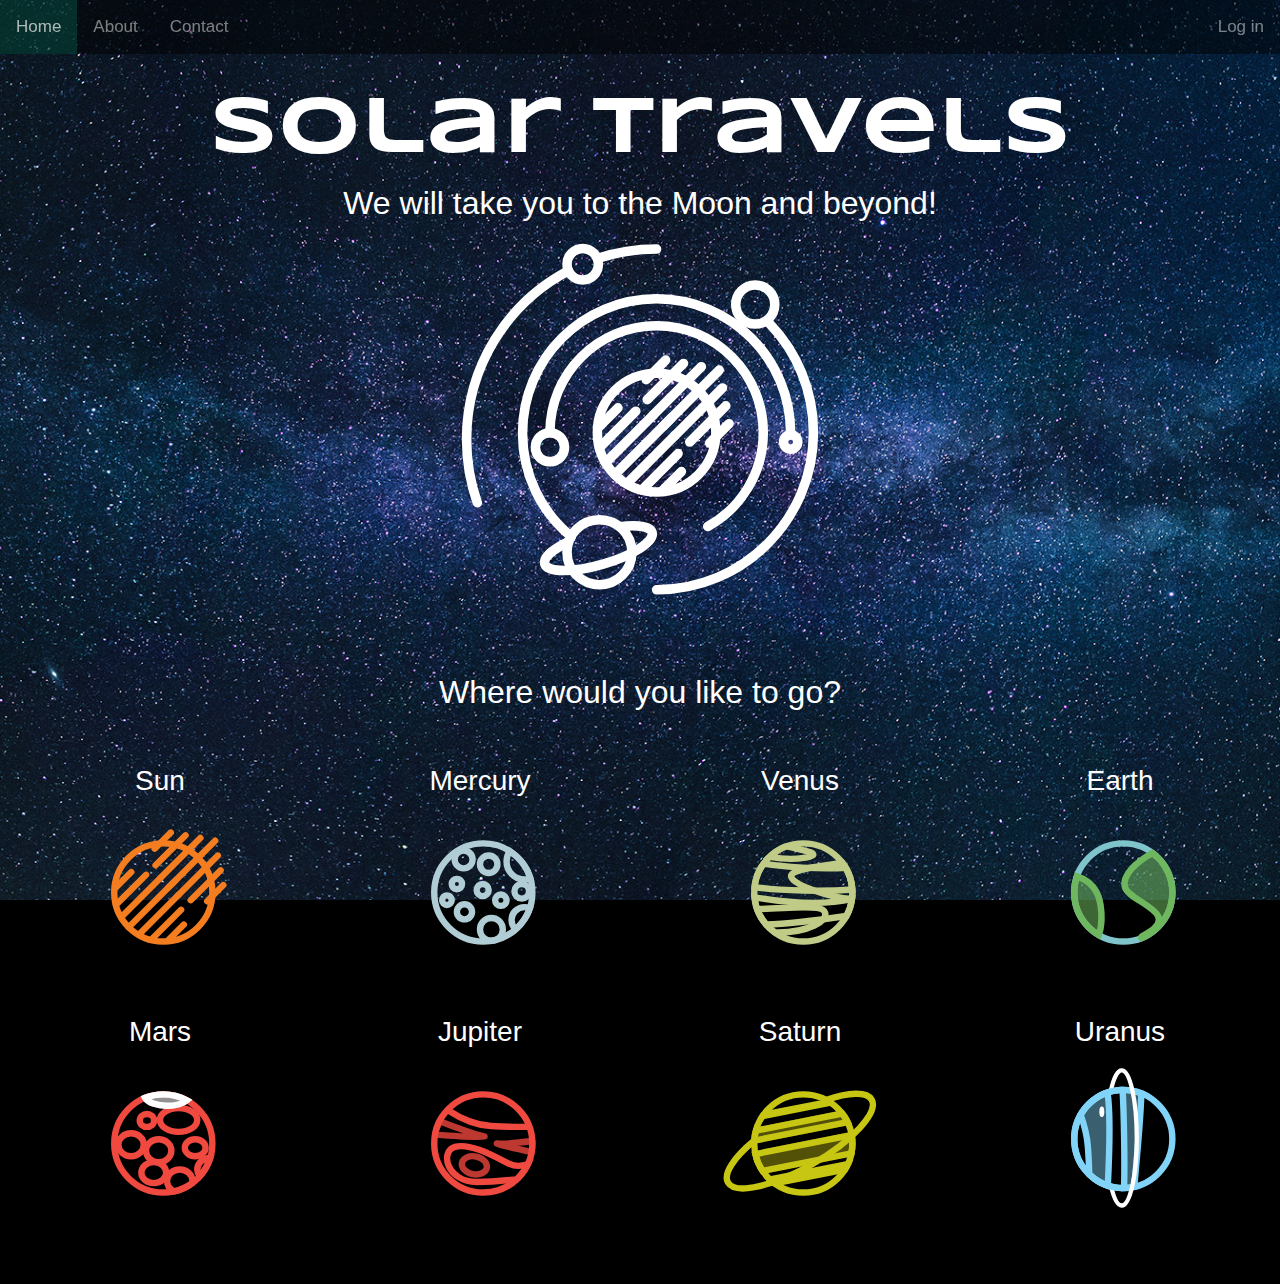
<file: index.html>
<!DOCTYPE html>

<html lang="en">

<head>
    <meta charset="utf-8">

    <meta name="viewport" content="width=device-width, initial-scale=1">
    <link rel="stylesheet" href="https://cdnjs.cloudflare.com/ajax/libs/font-awesome/4.7.0/css/font-awesome.min.css">

    <link rel="stylesheet" href="css/menu-1.css">
    <script src="script/code1.js"></script>
    <link rel="stylesheet" href="https://stackpath.bootstrapcdn.com/bootstrap/4.3.1/css/bootstrap.min.css" integrity="sha384-ggOyR0iXCbMQv3Xipma34MD+dH/1fQ784/j6cY/iJTQUOhcWr7x9JvoRxT2MZw1T" crossorigin="anonymous">

  <script src="https://ajax.googleapis.com/ajax/libs/jquery/3.3.1/jquery.min.js"></script>
  <script src="https://maxcdn.bootstrapcdn.com/bootstrap/3.4.0/js/bootstrap.min.js"></script>


  <link rel="stylesheet" href="css/styles.css">


    <title>Solar travels</title>
</head>


  <body>
    <div class="topnav" id="myTopnav">
  <a href="index.html" class="active">Home</a>
  <a href="about-us.html">About</a>
  <a href="contact.html">Contact</a>
  <a href="#login" id="right">Log in</a>
  <a href="javascript:void(0);" class="icon" onclick="myFunction()">
    &#9776;
  </a>
</div>


<div class="jumbotron1">
  <div class="container text-center">
    <h1 class="title">Solar Travels</h1>
    <h2 class="light">We will take you to the Moon and beyond!</h2>
    <img src="media/planets.svg" class="img-responsive logo" alt="our logo">
  </div>
</div>

<div class="container-fluid bg-3 text-center">
  <h2>Where would you like to go?</h2><br>
</div>

<br>


<div class="container-fluid bg-3 text-center">
  <div class="row">
    <div class="col-sm-3">
      <h3>Sun</h3>
      <a href="sun.html" target="_blank"><img src="media/sun.svg" class="img-responsive thumbnail" style="width:100%" alt="Sun">
      </a>
    </div>
    <div class="col-sm-3">
      <h3>Mercury</h3>
      <a href="mercury.html" target="_blank"><img src="media/mercury.svg" class="img-responsive thumbnail" style="width:100%" alt="Mercury">
      </a>
    </div>
    <div class="col-sm-3">
      <h3>Venus</h3>
      <a href="venus.html" target="_blank"><img src="media/venus.svg" class="img-responsive thumbnail" style="width:100%" alt="Venus">
      </a>
    </div>
    <div class="col-sm-3">
      <h3>Earth</h3>
      <a href="earth.html" target="_blank"><img src="media/earth.svg" class="img-responsive thumbnail" style="width:100%" alt="Earth">
      </a>
    </div>
  </div>
</div><br><br>


<div class="container-fluid bg-3 text-center">
  <div class="row">
    <div class="col-sm-3">
      <h3>Mars</h3>
      <a href="mars.html" target="_blank"><img src="media/mars.svg" class="img-responsive thumbnail" style="width:100%" alt="Image">
      </a>
    </div>
    <div class="col-sm-3">
      <h3>Jupiter</h3>
      <a href="jupiter.html" target="_blank"><img src="media/jupiter.svg" class="img-responsive thumbnail" style="width:100%" alt="Image">
      </a>
    </div>
    <div class="col-sm-3">
      <h3>Saturn</h3>
      <a href="saturn.html" target="_blank"><img src="media/saturn.svg" class="img-responsive thumbnail" style="width:100%" alt="Image">
      </a>
    </div>
    <div class="col-sm-3">
      <h3>Uranus</h3>
      <a href="uranus.html" target="_blank"><img src="media/uranus.svg" class="img-responsive thumbnail" style="width:100%" alt="Image">
      </a>
    </div>
  </div>
</div><br><br>





<footer class="container-fluid text-center">
  <p></p>
</footer>

</body>
</html>


  </body>
 </html>
</file>
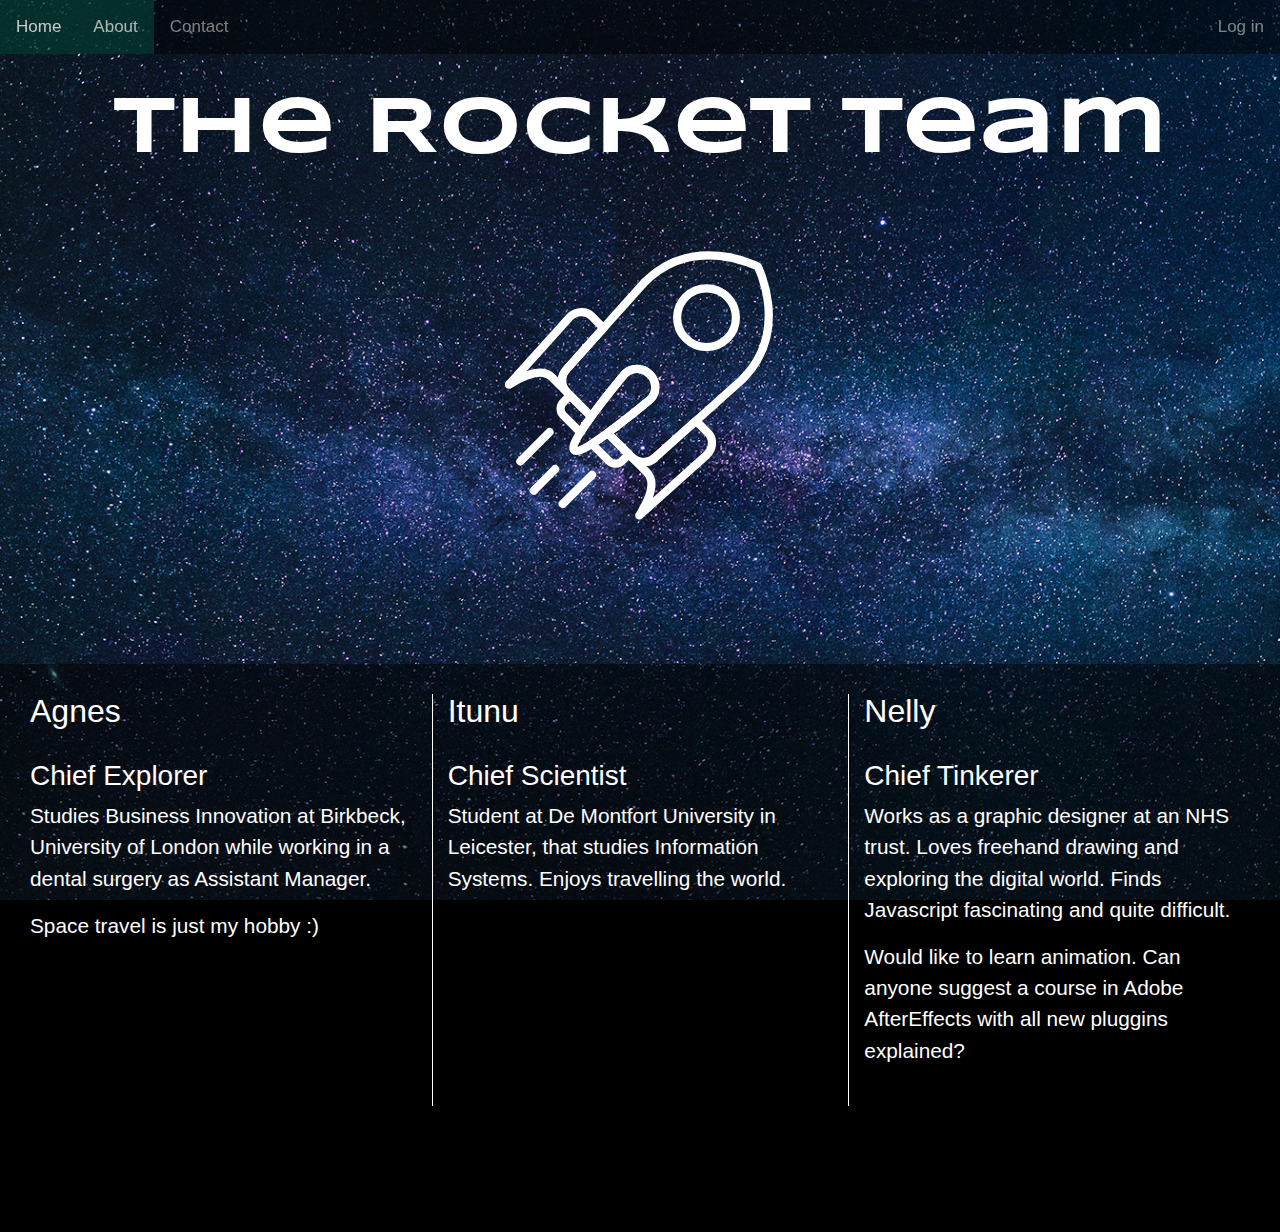
<file: about-us.html>
<!DOCTYPE html>

<html lang="en">

<head>
    <meta charset="utf-8">

    <meta name="viewport" content="width=device-width, initial-scale=1">
    <link rel="stylesheet" href="https://cdnjs.cloudflare.com/ajax/libs/font-awesome/4.7.0/css/font-awesome.min.css">

    <link rel="stylesheet" href="css/menu-1.css">
    <script src="script/code1.js"></script>
        <script src="script/calendar-code.js"></script>
    <link rel="stylesheet" href="https://stackpath.bootstrapcdn.com/bootstrap/4.3.1/css/bootstrap.min.css" integrity="sha384-ggOyR0iXCbMQv3Xipma34MD+dH/1fQ784/j6cY/iJTQUOhcWr7x9JvoRxT2MZw1T" crossorigin="anonymous">

  <script src="https://ajax.googleapis.com/ajax/libs/jquery/3.3.1/jquery.min.js"></script>
  <script src="https://maxcdn.bootstrapcdn.com/bootstrap/3.4.0/js/bootstrap.min.js"></script>


  <link rel="stylesheet" href="css/styles.css">


  <link rel="stylesheet" href="css/calendar.css">


    <title>The Rocket team</title>
</head>


  <body>

    <div class="topnav" id="myTopnav">
  <a href="index.html">Home</a>
  <a href="#about" class="active">About</a>
  <a href="contact.html">Contact</a>
  <a href="#login" id="right">Log in</a>
  <a href="javascript:void(0);" class="icon" onclick="myFunction()">
    &#9776;
  </a>
  </div>

<div class="jumbotron1">
  <div class="container text-center">
    <h1 class="title">The Rocket Team</h1>
    <h2 class="light"></h2>
    <a href="index.html"><img src="media/rocket1.svg" class="img-responsive logo" id="rocket"   alt="the rocket"></a>
  </div>
</div>


<br>


<div class="container-fluid bg-3 text-left darken">
  <div class="row">

    <div class="col-sm-4">
      <h2>Agnes</h2><br>
      <h3>Chief Explorer</h3>
      <p>Studies Business Innovation at Birkbeck, University of London while working in a dental surgery as Assistant Manager.</p>
      <P>Space travel is just my hobby :)</P>

      <br>



    </div>
    <div class="col-sm-4 defined">
      <h2 class="spaced">Itunu</h2><br>
      <h3>Chief Scientist</h3>
      <p>Student at De Montfort University in Leicester, that studies Information Systems. Enjoys travelling the world. </p>

    </div>



    <div class="col-sm-4 defined">
      <h2 class="spaced">Nelly</h2><br>
      <h3>Chief Tinkerer</h3>
      <p>Works as a graphic designer at an NHS trust.
        Loves freehand drawing and exploring the digital world. Finds Javascript fascinating and quite difficult.</p>
      <p>Would like to learn animation. Can anyone suggest a course in Adobe AfterEffects with all new pluggins explained?</p>

      <br>

<!-- code copied for the date selector-->

    </div>
  </div>
</div><br><br>


<br><br>





<footer class="container-fluid text-center">

</footer>

</body>
</html>


  </body>
 </html>
</file>
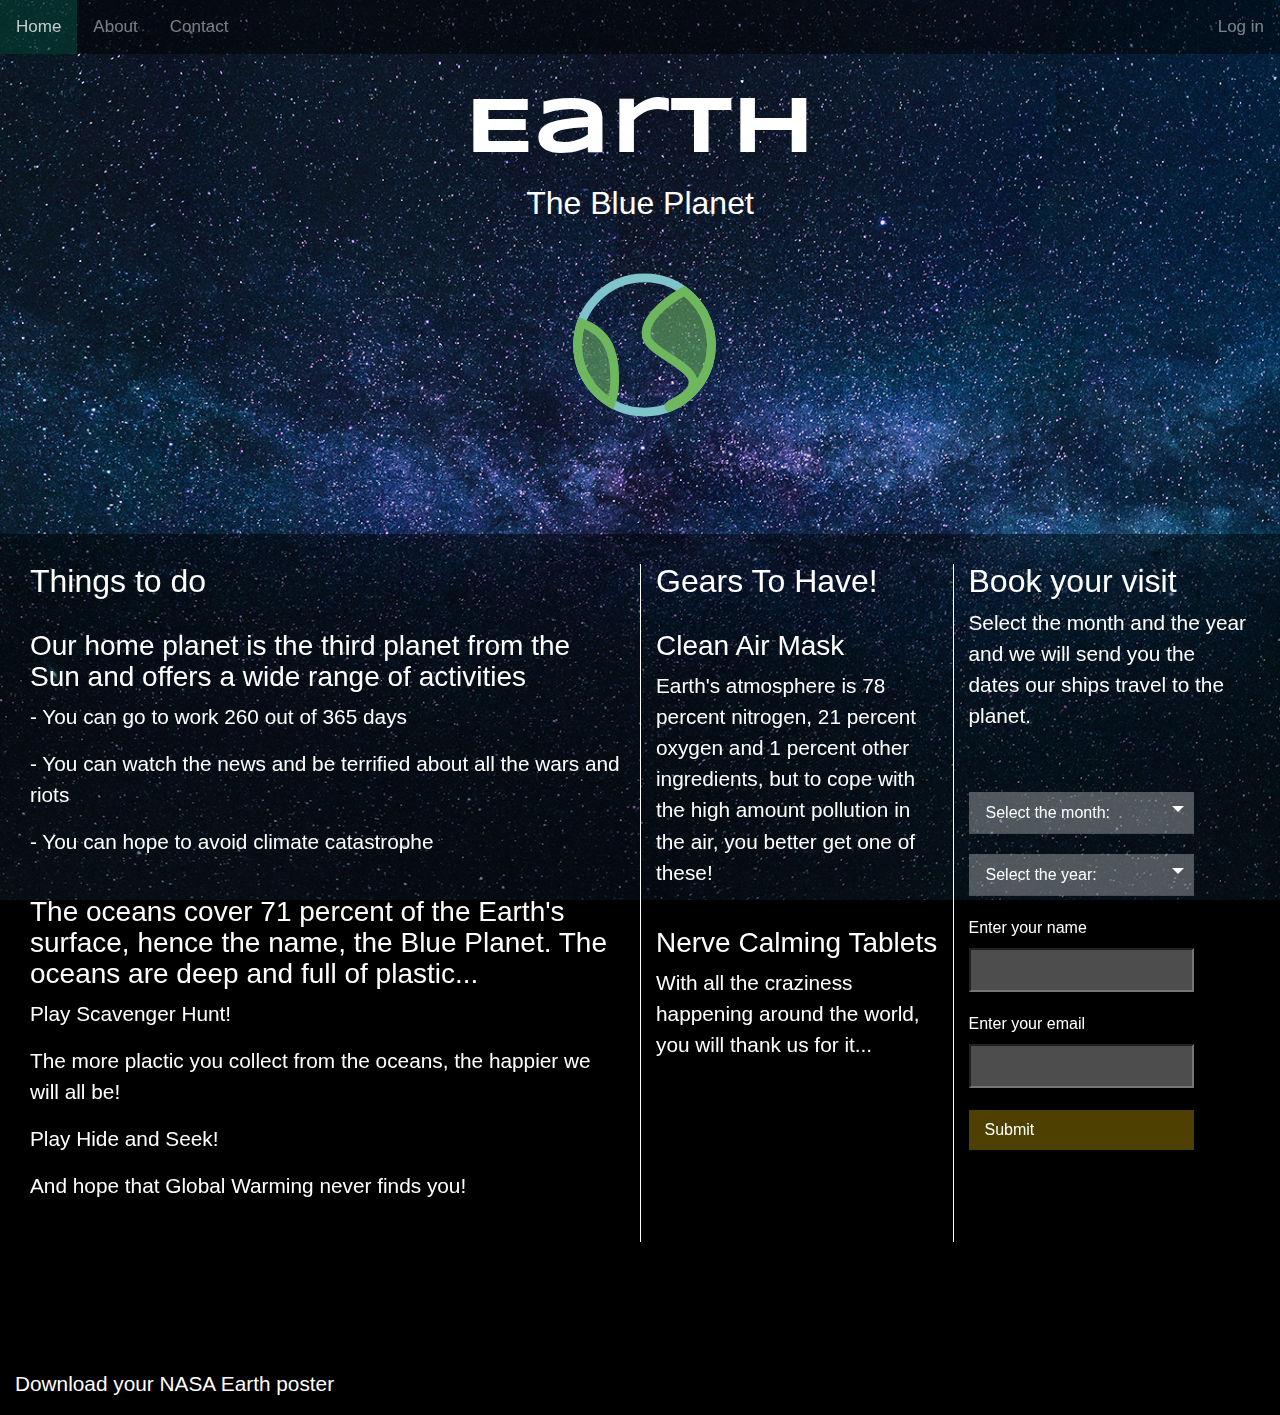
<file: earth.html>
<!DOCTYPE html>

<html lang="en">

<head>
    <meta charset="utf-8">

    <meta name="viewport" content="width=device-width, initial-scale=1">
    <link rel="stylesheet" href="https://cdnjs.cloudflare.com/ajax/libs/font-awesome/4.7.0/css/font-awesome.min.css">

    <link rel="stylesheet" href="css/menu-1.css">
    <script src="script/code1.js"></script>
        <script src="script/calendar-code.js"></script>
    <link rel="stylesheet" href="https://stackpath.bootstrapcdn.com/bootstrap/4.3.1/css/bootstrap.min.css" integrity="sha384-ggOyR0iXCbMQv3Xipma34MD+dH/1fQ784/j6cY/iJTQUOhcWr7x9JvoRxT2MZw1T" crossorigin="anonymous">

  <script src="https://ajax.googleapis.com/ajax/libs/jquery/3.3.1/jquery.min.js"></script>
  <script src="https://maxcdn.bootstrapcdn.com/bootstrap/3.4.0/js/bootstrap.min.js"></script>


  <link rel="stylesheet" href="css/styles.css">


  <link rel="stylesheet" href="css/calendar.css">


    <title>Earth</title>
</head>


  <body>
    <div class="topnav" id="myTopnav">
  <a href="index.html">Home</a>
  <a href="about-us.html">About</a>
  <a href="contact.html">Contact</a>
  <a href="#about" id="right">Log in</a>
  <a href="javascript:void(0);" class="icon" onclick="myFunction()">
    &#9776;
  </a>
</div>


<div class="jumbotron1">
  <div class="container text-center">
    <h1 class="title">Earth</h1>
    <h2 class="light">The Blue Planet</h2>
    <img src="media/earth.svg" class="img-responsive logo" alt="our logo">
  </div>
</div>


<br>

<div class="container-fluid bg-3 text-left darken">
  <div class="row">

    <div class="col-sm-6">
      <h2>Things to do</h2><br>
      <h3>Our home planet is the third planet from the Sun and offers a wide range of activities</h3>
      <p>- You can go to work 260 out of 365 days</p>
      <p>- You can watch the news and be terrified about all the wars and riots</p>
      <p>- You can hope to avoid climate catastrophe</p>
        <br>
        <h3>The oceans cover 71 percent of the Earth's surface, hence the name, the Blue Planet.
          The oceans are deep and full of plastic...</h3>
        <p>Play Scavenger Hunt!</p>
        <p>The more plactic you collect from the oceans, the happier we will all be!</p>
        <p>Play Hide and Seek!</p>
        <p>And hope that Global Warming never finds you!</p>
          <br>

    </div>
    <div class="col-sm-3 defined">
      <h2 class="spaced">Gears To Have!</h2><br>
      <h3>Clean Air Mask</h3>
      <p>Earth's atmosphere is 78 percent nitrogen, 21 percent oxygen and 1 percent other ingredients, but to cope with the high amount pollution in the air, you better get one of these!</p><br>
      <h3>Nerve Calming Tablets</h3>
      <p>With all the craziness happening around the world, you will thank us for it...</p>

    </div>
    <div class="col-sm-3 defined">
      <h2 class="spaced">Book your visit</h2>
      <p>Select the month and the year and we will send you
        the dates our ships travel to the planet.</p>
      <br>

<!-- code copied for the date selector-->

<form>
  <!-- Surround the select box within a "custom-select" DIV element.
  Remember to set the width: -->
  <div class="custom-date" >
    <select>
      <option value="0">Select the month:</option>
      <option value="1">January</option>
      <option value="2">February</option>
      <option value="3">March</option>
      <option value="4">April</option>
      <option value="5">May</option>
      <option value="6">June</option>
      <option value="7">July</option>
      <option value="8">August</option>
      <option value="9">September</option>
      <option value="10">October</option>
      <option value="11">November</option>
      <option value="12">December</option>
    </select>
  </div>


<div class="custom-date">
    <select>
      <option value="13">Select the year:</option>
      <option value="14">2019</option>
      <option value="15">2020</option>
      <option value="16">2021</option>
    </select>
  </div>

  <div class="person-details">
    <label for="fname" style="color: #fff;">Enter your name</label>
      <input type="text" id="fname" name="fname">
    <label for="lname" style="color: #fff;">Enter your email</label>
      <input type="text" id="lname" name="lname">
  </div>

  <div>
    <input type="submit" class="button" value="Submit">

    </div>



</form>





    </div>
  </div>
</div><br><br>


<br><br>





<footer class="container-fluid text-center">
  <a href="https://solarsystem.nasa.gov/resources/991/earth-poster-version-a/"><p>Download your NASA Earth poster</p></a>
</footer>

</body>
</html>


  </body>
 </html>
</file>
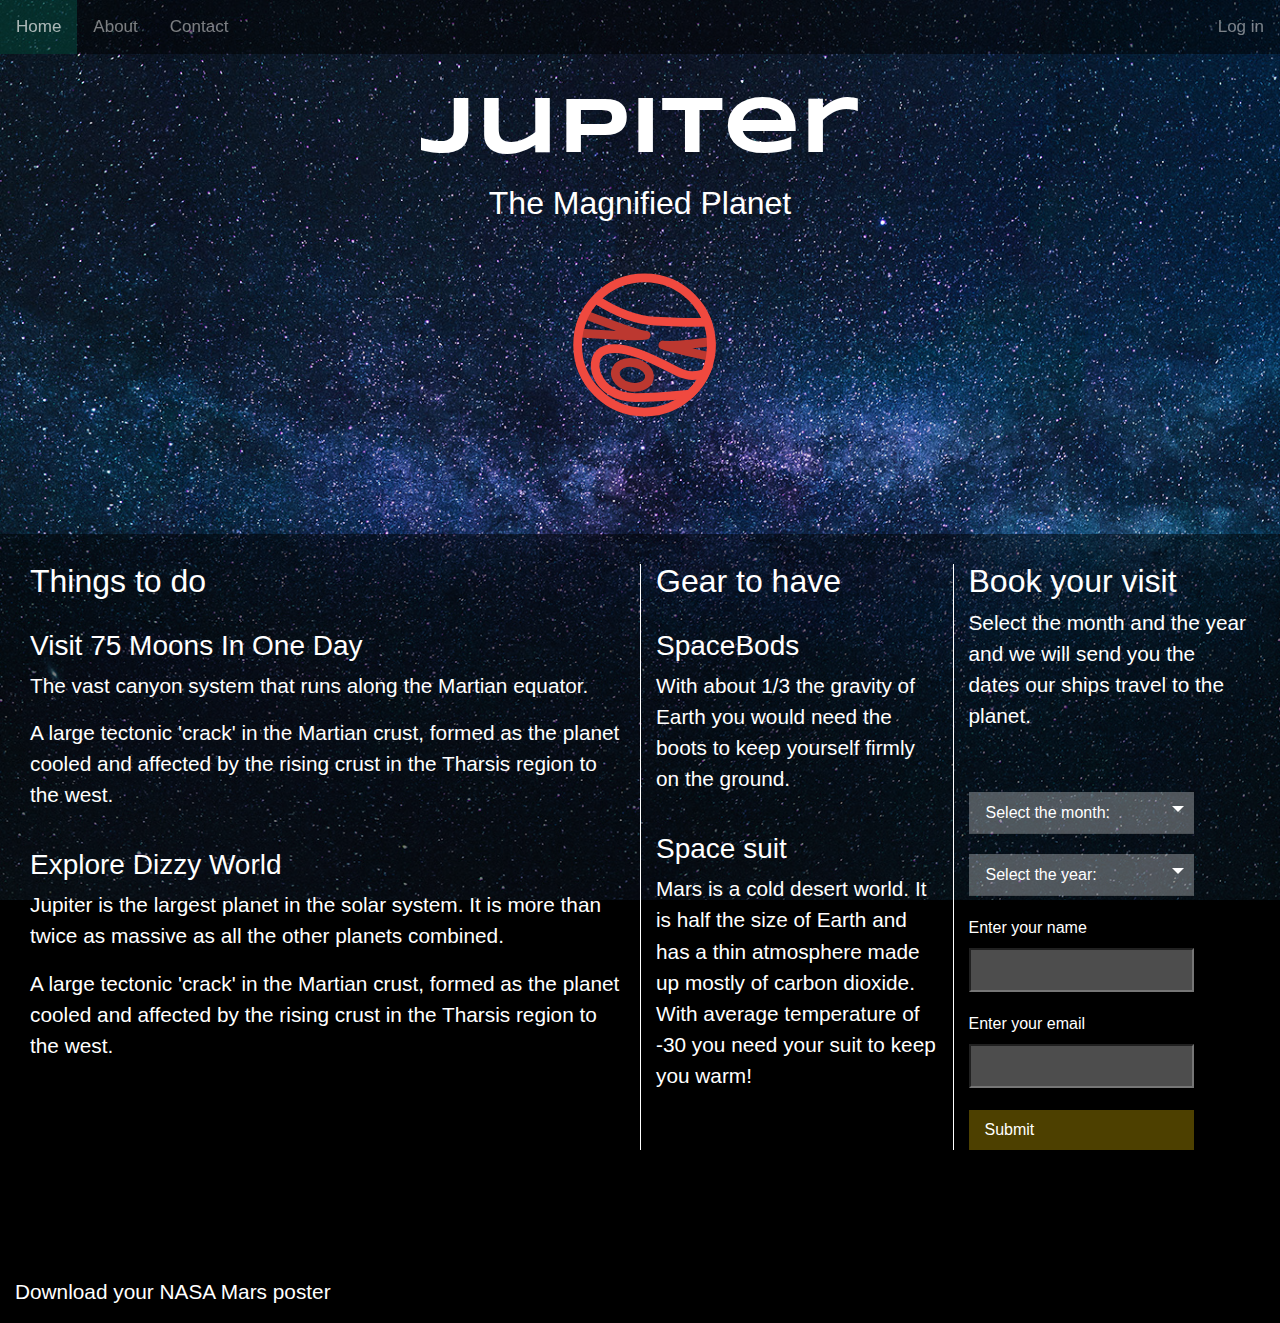
<file: jupiter.html>
<!DOCTYPE html>

<html lang="en">

<head>
    <meta charset="utf-8">

    <meta name="viewport" content="width=device-width, initial-scale=1">
    <link rel="stylesheet" href="https://cdnjs.cloudflare.com/ajax/libs/font-awesome/4.7.0/css/font-awesome.min.css">

    <link rel="stylesheet" href="css/menu-1.css">
    <script src="script/code1.js"></script>
        <script src="script/calendar-code.js"></script>
    <link rel="stylesheet" href="https://stackpath.bootstrapcdn.com/bootstrap/4.3.1/css/bootstrap.min.css" integrity="sha384-ggOyR0iXCbMQv3Xipma34MD+dH/1fQ784/j6cY/iJTQUOhcWr7x9JvoRxT2MZw1T" crossorigin="anonymous">

  <script src="https://ajax.googleapis.com/ajax/libs/jquery/3.3.1/jquery.min.js"></script>
  <script src="https://maxcdn.bootstrapcdn.com/bootstrap/3.4.0/js/bootstrap.min.js"></script>


  <link rel="stylesheet" href="css/styles.css">


  <link rel="stylesheet" href="css/calendar.css">


    <title>Jupiter</title>
</head>


  <body>
    <div class="topnav" id="myTopnav">
  <a href="index.html" class="active">Home</a>
  <a href="#news">About</a>
  <a href="#contact">Contact</a>
  <a href="#about" id="right">Log in</a>
  <a href="javascript:void(0);" class="icon" onclick="myFunction()">
    &#9776;
  </a>
</div>


<div class="jumbotron1">
  <div class="container text-center">
    <h1 class="title">Jupiter</h1>
    <h2 class="light">The Magnified Planet</h2>
    <img src="media/jupiter.svg" class="img-responsive logo" alt="our logo">
  </div>
</div>


<br>


<div class="container-fluid bg-3 text-left darken">
  <div class="row">

    <div class="col-sm-6">
      <h2>Things to do</h2><br>
      <h3>Visit 75 Moons In One Day</h3>
      <p>The vast canyon system that runs along the Martian equator.</p>
      <p>A large tectonic 'crack' in the Martian crust, formed as the
        planet cooled and affected by the rising crust in the Tharsis region to the west.</p>
        <br>
        <h3>Explore Dizzy World</h3>
        <p>Jupiter is the largest planet in the solar system. It is more than twice as massive as all the other planets combined.</p>
        <p>A large tectonic 'crack' in the Martian crust, formed as the
          planet cooled and affected by the rising crust in the Tharsis region to the west.</p>
          <br>



    </div>
    <div class="col-sm-3 defined">
      <h2 class="spaced">Gear to have</h2><br>
      <h3>SpaceBods</h3>
      <p>
        With about 1/3 the gravity of Earth you would need the boots
         to keep yourself firmly on the ground.</p><br>
      <h3>Space suit</h3>
      <p>Mars is a cold desert world. It is half the size of Earth
        and has a thin atmosphere made up mostly of carbon dioxide.
        With average temperature of -30<!--&#8451--> you need your suit to keep you warm!</p>

    </div>
    <div class="col-sm-3 defined">
      <h2 class="spaced">Book your visit</h2>
      <p>Select the month and the year and we will send you
        the dates our ships travel to the planet.</p>
      <br>

<!-- code copied for the date selector-->

<form>
  <!-- Surround the select box within a "custom-select" DIV element.
  Remember to set the width: -->
  <div class="custom-date" >
    <select>
      <option value="0">Select the month:</option>
      <option value="1">January</option>
      <option value="2">February</option>
      <option value="3">March</option>
      <option value="4">April</option>
      <option value="5">May</option>
      <option value="6">June</option>
      <option value="7">July</option>
      <option value="8">August</option>
      <option value="9">September</option>
      <option value="10">October</option>
      <option value="11">November</option>
      <option value="12">December</option>
    </select>
  </div>


<div class="custom-date">
    <select>
      <option value="13">Select the year:</option>
      <option value="14">2019</option>
      <option value="15">2020</option>
      <option value="16">2021</option>
    </select>
  </div>

  <div class="person-details">
    <label for="fname" style="color: #fff;">Enter your name</label>
      <input type="text" id="fname" name="fname">
    <label for="lname" style="color: #fff;">Enter your email</label>
      <input type="text" id="lname" name="lname">
  </div>

  <div>
    <input type="submit" class="button" value="Submit">

    </div>



</form>





    </div>
  </div>
</div><br><br>


<br><br>





<footer class="container-fluid text-center">
  <a href="https://solarsystem.nasa.gov/resources/1036/mars-poster-version-a/"><p>Download your NASA Mars poster</p></a>
</footer>

</body>
</html>


  </body>
 </html>
</file>
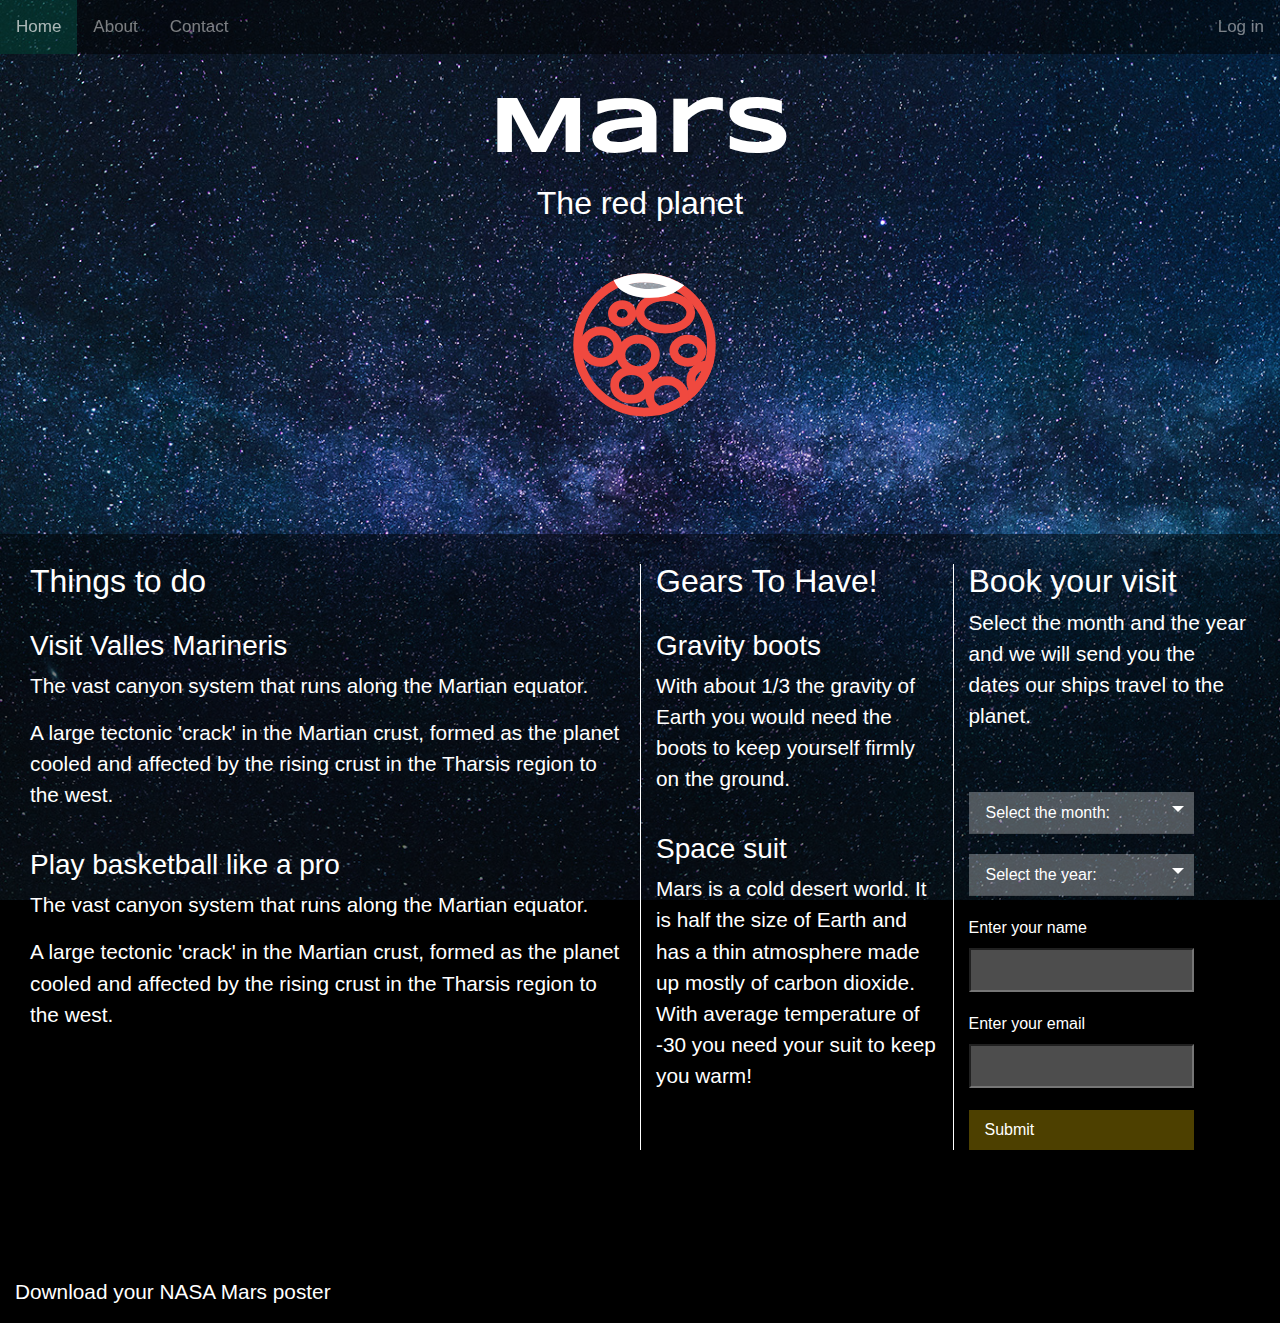
<file: mars.html>
<!DOCTYPE html>

<html lang="en">

<head>
    <meta charset="utf-8">

    <meta name="viewport" content="width=device-width, initial-scale=1">
    <link rel="stylesheet" href="https://cdnjs.cloudflare.com/ajax/libs/font-awesome/4.7.0/css/font-awesome.min.css">

    <link rel="stylesheet" href="css/menu-1.css">
    <script src="script/code1.js"></script>
        <script src="script/calendar-code.js"></script>
    <link rel="stylesheet" href="https://stackpath.bootstrapcdn.com/bootstrap/4.3.1/css/bootstrap.min.css" integrity="sha384-ggOyR0iXCbMQv3Xipma34MD+dH/1fQ784/j6cY/iJTQUOhcWr7x9JvoRxT2MZw1T" crossorigin="anonymous">

  <script src="https://ajax.googleapis.com/ajax/libs/jquery/3.3.1/jquery.min.js"></script>
  <script src="https://maxcdn.bootstrapcdn.com/bootstrap/3.4.0/js/bootstrap.min.js"></script>


  <link rel="stylesheet" href="css/styles.css">


  <link rel="stylesheet" href="css/calendar.css">


    <title>Mars</title>
</head>


  <body>
    <div class="topnav" id="myTopnav">
  <a href="index.html" class="active">Home</a>
  <a href="about-us.html">About</a>
  <a href="contact.html">Contact</a>
  <a href="#about" id="right">Log in</a>
  <a href="javascript:void(0);" class="icon" onclick="myFunction()">
    &#9776;
  </a>
</div>


<div class="jumbotron1">
  <div class="container text-center">
    <h1 class="title">Mars</h1>
    <h2 class="light">The red planet</h2>
    <img src="media/mars.svg" class="img-responsive logo" alt="our logo">
  </div>
</div>


<br>


<div class="container-fluid bg-3 text-left darken">
  <div class="row">

    <div class="col-sm-6">
      <h2>Things to do</h2><br>
      <h3>Visit Valles Marineris</h3>
      <p>The vast canyon system that runs along the Martian equator.</p>
      <p>A large tectonic 'crack' in the Martian crust, formed as the
        planet cooled and affected by the rising crust in the Tharsis region to the west.</p>
        <br>
        <h3>Play basketball like a pro</h3>
        <p>The vast canyon system that runs along the Martian equator.</p>
        <p>A large tectonic 'crack' in the Martian crust, formed as the
          planet cooled and affected by the rising crust in the Tharsis region to the west.</p>
          <br>



    </div>
    <div class="col-sm-3 defined">
      <h2 class="spaced">Gears To Have!</h2><br>
      <h3>Gravity boots</h3>
      <p>With about 1/3 the gravity of Earth you would need the boots
         to keep yourself firmly on the ground.</p><br>
      <h3>Space suit</h3>
      <p>Mars is a cold desert world. It is half the size of Earth
        and has a thin atmosphere made up mostly of carbon dioxide.
        With average temperature of -30<!--&#8451--> you need your suit to keep you warm!</p>

    </div>
    <div class="col-sm-3 defined">
      <h2 class="spaced">Book your visit</h2>
      <p>Select the month and the year and we will send you
        the dates our ships travel to the planet.</p>
      <br>

<!-- code copied for the date selector-->

<form>
  <!-- Surround the select box within a "custom-select" DIV element.
  Remember to set the width: -->
  <div class="custom-date" >
    <select>
      <option value="0">Select the month:</option>
      <option value="1">January</option>
      <option value="2">February</option>
      <option value="3">March</option>
      <option value="4">April</option>
      <option value="5">May</option>
      <option value="6">June</option>
      <option value="7">July</option>
      <option value="8">August</option>
      <option value="9">September</option>
      <option value="10">October</option>
      <option value="11">November</option>
      <option value="12">December</option>
    </select>
  </div>


<div class="custom-date">
    <select>
      <option value="13">Select the year:</option>
      <option value="14">2019</option>
      <option value="15">2020</option>
      <option value="16">2021</option>
    </select>
  </div>

  <div class="person-details">
    <label for="fname" style="color: #fff;">Enter your name</label>
      <input type="text" id="fname" name="fname">
    <label for="lname" style="color: #fff;">Enter your email</label>
      <input type="text" id="lname" name="lname">
  </div>

  <div>
    <input type="submit" class="button" value="Submit">

    </div>



</form>





    </div>
  </div>
</div><br><br>


<br><br>





<footer class="container-fluid text-center">
  <a href="https://solarsystem.nasa.gov/resources/1036/mars-poster-version-a/"><p>Download your NASA Mars poster</p></a>
</footer>

</body>
</html>


  </body>
 </html>
</file>
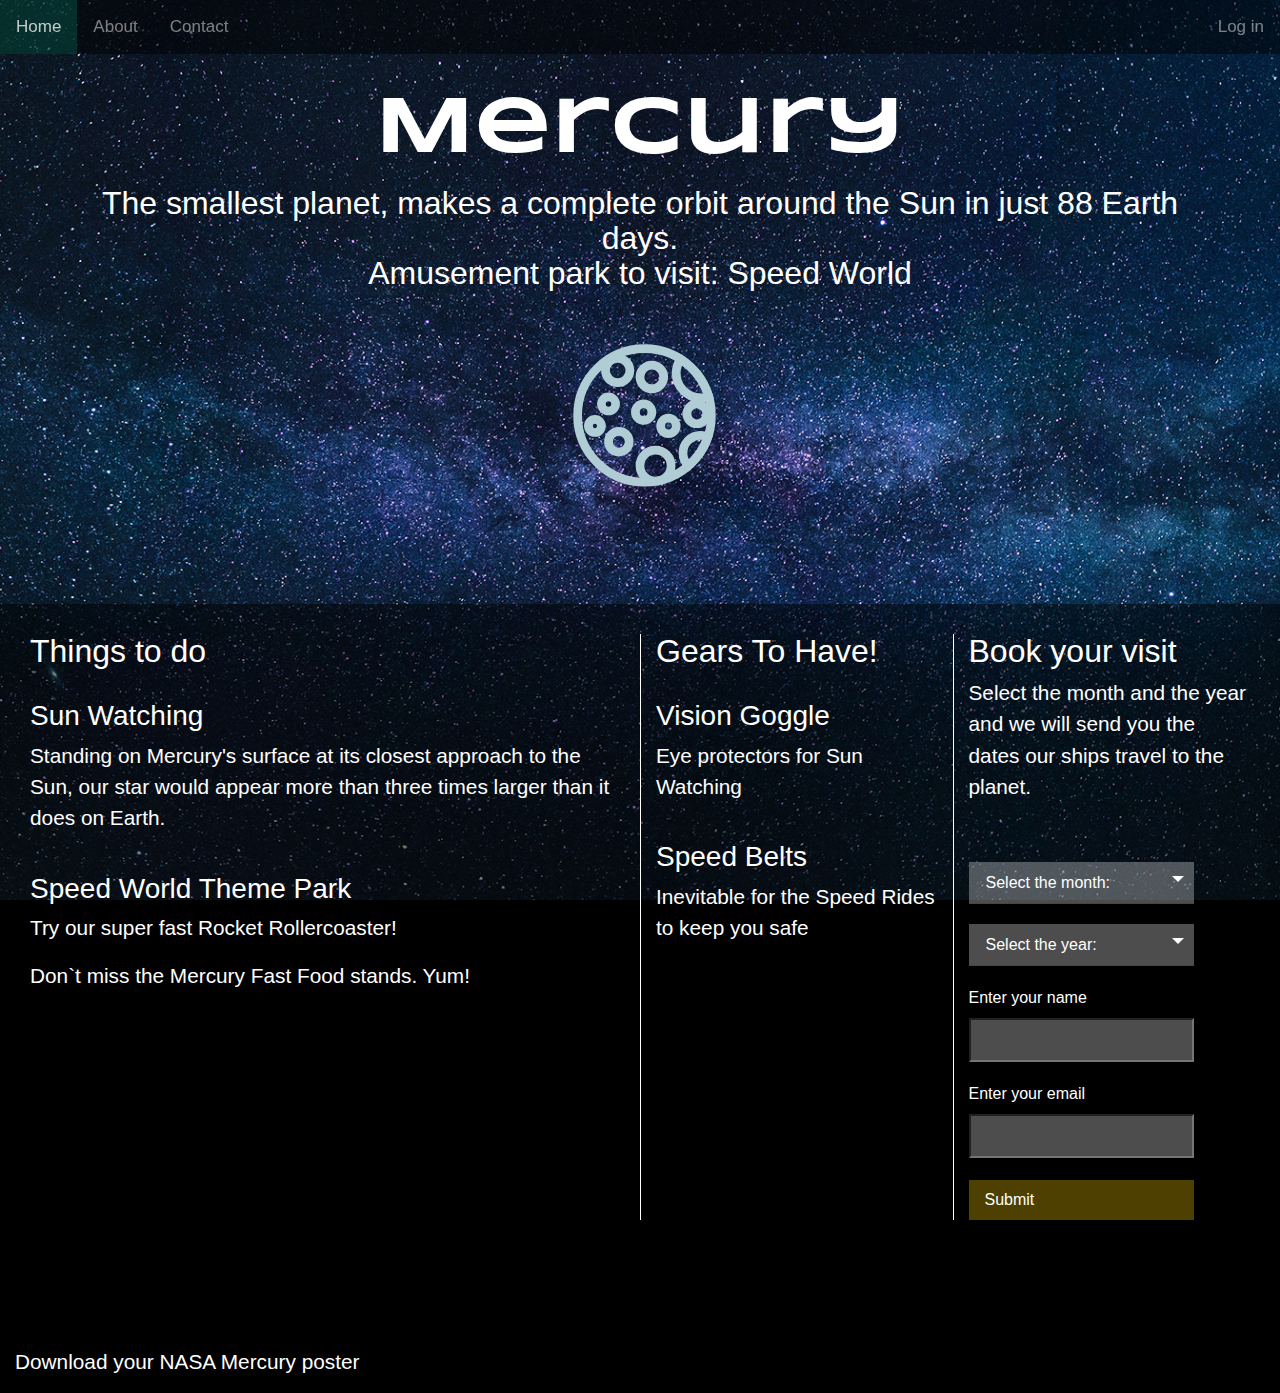
<file: mercury.html>
<!DOCTYPE html>

<html lang="en">

<head>
    <meta charset="utf-8">

    <meta name="viewport" content="width=device-width, initial-scale=1">
    <link rel="stylesheet" href="https://cdnjs.cloudflare.com/ajax/libs/font-awesome/4.7.0/css/font-awesome.min.css">

    <link rel="stylesheet" href="css/menu-1.css">
    <script src="script/code1.js"></script>
        <script src="script/calendar-code.js"></script>
    <link rel="stylesheet" href="https://stackpath.bootstrapcdn.com/bootstrap/4.3.1/css/bootstrap.min.css" integrity="sha384-ggOyR0iXCbMQv3Xipma34MD+dH/1fQ784/j6cY/iJTQUOhcWr7x9JvoRxT2MZw1T" crossorigin="anonymous">

  <script src="https://ajax.googleapis.com/ajax/libs/jquery/3.3.1/jquery.min.js"></script>
  <script src="https://maxcdn.bootstrapcdn.com/bootstrap/3.4.0/js/bootstrap.min.js"></script>


  <link rel="stylesheet" href="css/styles.css">


  <link rel="stylesheet" href="css/calendar.css">


    <title>Mercury</title>
</head>


<body>
  <div class="topnav" id="myTopnav">
  <a href="index.html">Home</a>
  <a href="about-us.html">About</a>
  <a href="contact.html">Contact</a>
  <a href="#about" id="right">Log in</a>
  <a href="javascript:void(0);" class="icon" onclick="myFunction()">
    &#9776;
  </a>
</div>


<div class="jumbotron1">
  <div class="container text-center">
    <h1 class="title">Mercury</h1>
    <h2 class="light">The smallest planet, makes a complete orbit around the Sun
       in just 88 Earth days.
       <br>
       Amusement park to visit: Speed World</h2>
    <img src="media/mercury.svg" class="img-responsive logo" alt="our logo">
  </div>
</div>


<br>

<div class="container-fluid bg-3 text-left darken">
  <div class="row">

    <div class="col-sm-6">
      <h2>Things to do</h2><br>
      <h3>Sun Watching</h3>
      <p>Standing on Mercury's surface at its closest approach to the Sun,
        our star would appear more than three times larger than it does on Earth.</p>
        <br>
        <h3>Speed World Theme Park</h3>
        <p>Try our super fast Rocket Rollercoaster!</p>
        <p>Don`t miss the Mercury Fast Food stands. Yum!</p>
          <br>

    </div>
    <div class="col-sm-3 defined">
      <h2 class="spaced">Gears To Have!</h2><br>
      <h3>Vision Goggle</h3>
      <p>Eye protectors for Sun Watching</p>
      <br>
      <h3>Speed Belts</h3>
      <p>Inevitable for the Speed Rides to keep you safe</p>

    </div>
    <div class="col-sm-3 defined">
      <h2 class="spaced">Book your visit</h2>
      <p>Select the month and the year and we will send you
        the dates our ships travel to the planet.</p>
      <br>

<!-- code copied for the date selector-->

<form>
  <!-- Surround the select box within a "custom-select" DIV element.
  Remember to set the width: -->
  <div class="custom-date" >
    <select>
      <option value="0">Select the month:</option>
      <option value="1">January</option>
      <option value="2">February</option>
      <option value="3">March</option>
      <option value="4">April</option>
      <option value="5">May</option>
      <option value="6">June</option>
      <option value="7">July</option>
      <option value="8">August</option>
      <option value="9">September</option>
      <option value="10">October</option>
      <option value="11">November</option>
      <option value="12">December</option>
    </select>
  </div>


<div class="custom-date">
    <select>
      <option value="13">Select the year:</option>
      <option value="14">2019</option>
      <option value="15">2020</option>
      <option value="16">2021</option>
    </select>
  </div>

  <div class="person-details">
    <label for="fname" style="color: #fff;">Enter your name</label>
      <input type="text" id="fname" name="fname">
    <label for="lname" style="color: #fff;">Enter your email</label>
      <input type="text" id="lname" name="lname">
  </div>

  <div>
    <input type="submit" class="button" value="Submit">

    </div>

</form>


    </div>
  </div>
</div><br><br>

<br><br>


<footer class="container-fluid text-center">
  <a href="https://solarsystem.nasa.gov/resources/1048/mercury-poster-version-a/"><p>Download your NASA Mercury poster</p></a>
</footer>

</body>
</html>
</file>
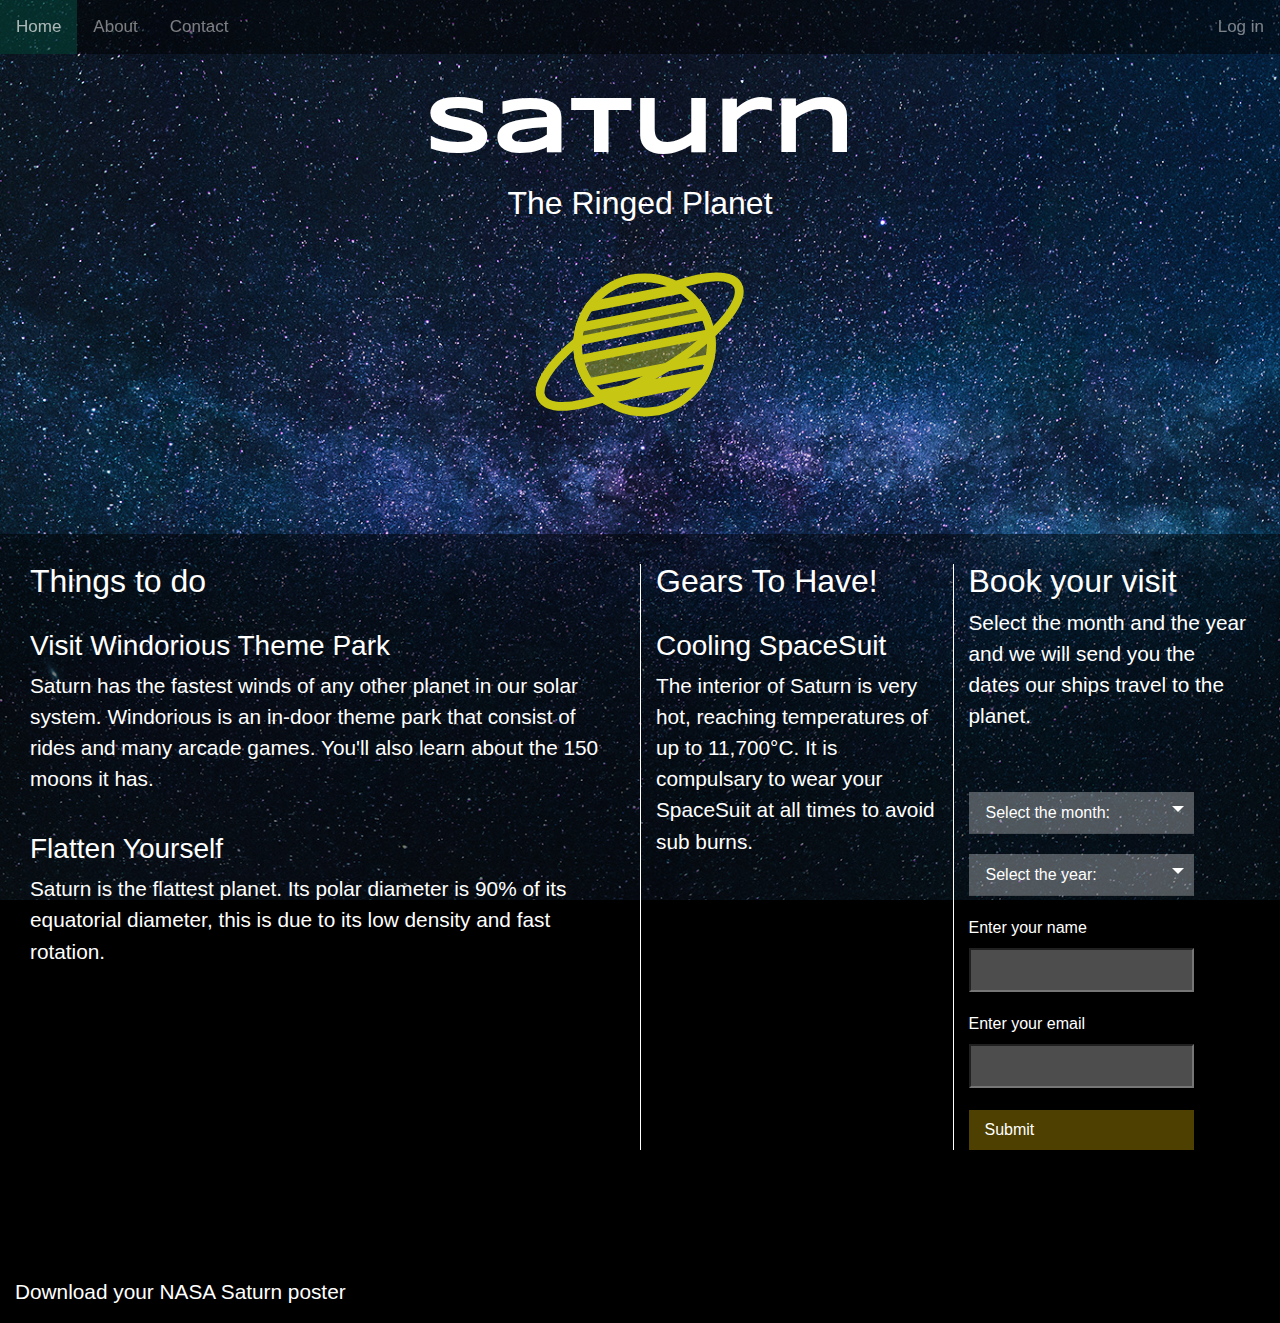
<file: saturn.html>
<!DOCTYPE html>

<html lang="en">

<head>
    <meta charset="utf-8">

    <meta name="viewport" content="width=device-width, initial-scale=1">
    <link rel="stylesheet" href="https://cdnjs.cloudflare.com/ajax/libs/font-awesome/4.7.0/css/font-awesome.min.css">

    <link rel="stylesheet" href="css/menu-1.css">
    <script src="script/code1.js"></script>
        <script src="script/calendar-code.js"></script>
    <link rel="stylesheet" href="https://stackpath.bootstrapcdn.com/bootstrap/4.3.1/css/bootstrap.min.css" integrity="sha384-ggOyR0iXCbMQv3Xipma34MD+dH/1fQ784/j6cY/iJTQUOhcWr7x9JvoRxT2MZw1T" crossorigin="anonymous">

  <script src="https://ajax.googleapis.com/ajax/libs/jquery/3.3.1/jquery.min.js"></script>
  <script src="https://maxcdn.bootstrapcdn.com/bootstrap/3.4.0/js/bootstrap.min.js"></script>


  <link rel="stylesheet" href="css/styles.css">


  <link rel="stylesheet" href="css/calendar.css">


    <title>Saturn</title>
</head>


  <body>
    <div class="topnav" id="myTopnav">
  <a href="index.html" class="active">Home</a>
  <a href="about-us.html">About</a>
  <a href="contact.html">Contact</a>
  <a href="#about" id="right">Log in</a>
  <a href="javascript:void(0);" class="icon" onclick="myFunction()">
    &#9776;
  </a>
</div>


<div class="jumbotron1">
  <div class="container text-center">
    <h1 class="title">Saturn</h1>
    <h2 class="light">The Ringed Planet</h2>
    <img src="media/saturn.svg" class="img-responsive logo" alt="our logo">
  </div>
</div>


<br>


<div class="container-fluid bg-3 text-left darken">
  <div class="row">

    <div class="col-sm-6">
      <h2>Things to do</h2><br>
      <h3>Visit Windorious Theme Park</h3>
      <p> Saturn has the fastest winds of any other planet in our solar system. Windorious is an in-door theme park that consist of rides and many arcade games. You'll also learn about the 150 moons it has.  </p>
        <br>
        <h3>Flatten Yourself</h3>
        <p>Saturn is the flattest planet. Its polar diameter is 90% of its equatorial diameter, this is due to its low density and fast rotation.</p>
          <br>



    </div>
    <div class="col-sm-3 defined">
      <h2 class="spaced">Gears To Have!</h2><br>
      <h3>Cooling SpaceSuit</h3>
      <p>The interior of Saturn is very hot, reaching temperatures of up to 11,700°C. It is compulsary to wear your SpaceSuit at all times to avoid sub burns. </p>

    </div>
    <div class="col-sm-3 defined">
      <h2 class="spaced">Book your visit</h2>
      <p>Select the month and the year and we will send you
        the dates our ships travel to the planet.</p>
      <br>

<!-- code copied for the date selector-->

<form>
  <!-- Surround the select box within a "custom-select" DIV element.
  Remember to set the width: -->
  <div class="custom-date" >
    <select>
      <option value="0">Select the month:</option>
      <option value="1">January</option>
      <option value="2">February</option>
      <option value="3">March</option>
      <option value="4">April</option>
      <option value="5">May</option>
      <option value="6">June</option>
      <option value="7">July</option>
      <option value="8">August</option>
      <option value="9">September</option>
      <option value="10">October</option>
      <option value="11">November</option>
      <option value="12">December</option>
    </select>
  </div>


<div class="custom-date">
    <select>
      <option value="13">Select the year:</option>
      <option value="14">2019</option>
      <option value="15">2020</option>
      <option value="16">2021</option>
    </select>
  </div>

  <div class="person-details">
    <label for="fname" style="color: #fff;">Enter your name</label>
      <input type="text" id="fname" name="fname">
    <label for="lname" style="color: #fff;">Enter your email</label>
      <input type="text" id="lname" name="lname">
  </div>

  <div>
    <input type="submit" class="button" value="Submit">

    </div>



</form>





    </div>
  </div>
</div><br><br>


<br><br>





<footer class="container-fluid text-center">
  <a href="https://solarsystem.nasa.gov/resources/1043/saturn-poster-version-c/"><p>Download your NASA Saturn poster</p></a>
</footer>

</body>
</html>


  </body>
 </html>
</file>
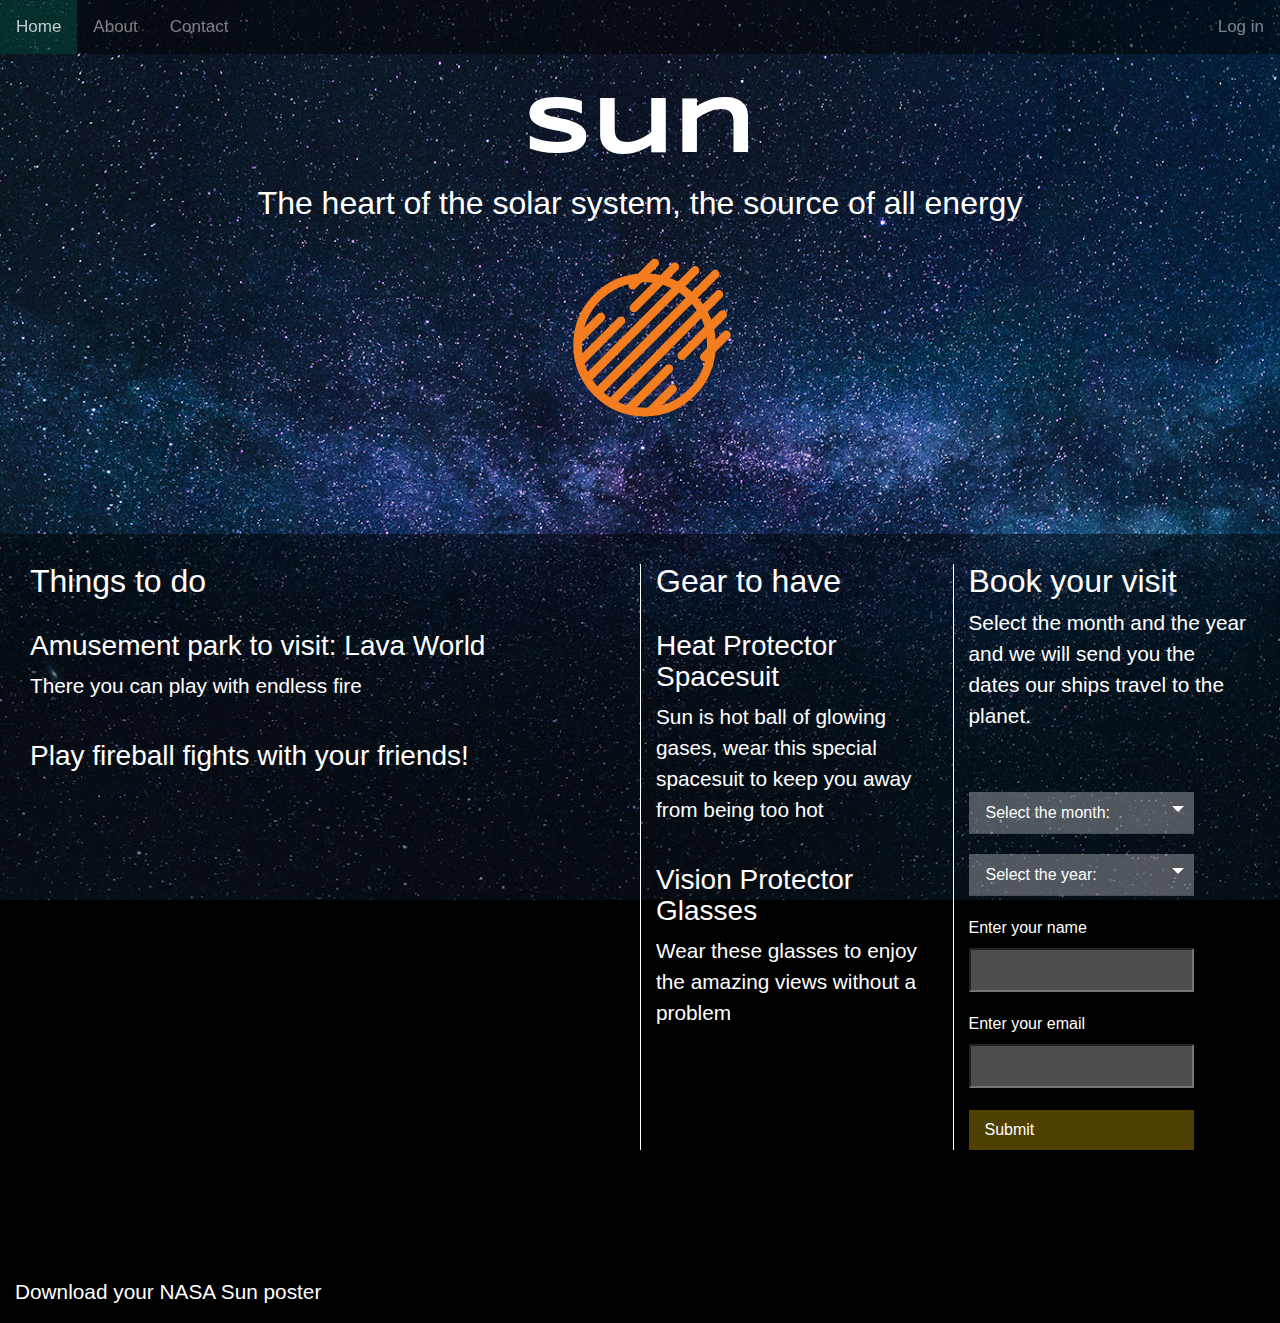
<file: sun.html>
<!DOCTYPE html>

<html lang="en">

<head>
  <meta charset="utf-8">

  <meta name="viewport" content="width=device-width, initial-scale=1">
  <link rel="stylesheet" href="https://cdnjs.cloudflare.com/ajax/libs/font-awesome/4.7.0/css/font-awesome.min.css">

  <link rel="stylesheet" href="css/menu-1.css">
  <script src="script/code1.js"></script>
  <script src="script/calendar-code.js"></script>
  <link rel="stylesheet" href="https://stackpath.bootstrapcdn.com/bootstrap/4.3.1/css/bootstrap.min.css" integrity="sha384-ggOyR0iXCbMQv3Xipma34MD+dH/1fQ784/j6cY/iJTQUOhcWr7x9JvoRxT2MZw1T" crossorigin="anonymous">

  <script src="https://ajax.googleapis.com/ajax/libs/jquery/3.3.1/jquery.min.js"></script>
  <script src="https://maxcdn.bootstrapcdn.com/bootstrap/3.4.0/js/bootstrap.min.js"></script>


  <link rel="stylesheet" href="css/styles.css">


  <link rel="stylesheet" href="css/calendar.css">


  <title>Sun</title>
</head>


<body>
  <div class="topnav" id="myTopnav">
    <a href="index.html">Home</a>
    <a href="about-us.html">About</a>
    <a href="contact.html">Contact</a>
    <a href="#about" id="right">Log in</a>
    <a href="javascript:void(0);" class="icon" onclick="myFunction()">
      &#9776;
    </a>
  </div>


  <div class="jumbotron1">
    <div class="container text-center">
      <h1 class="title">Sun</h1>
      <h2 class="light">The heart of the solar system, the source of all energy</h2>
      <img src="media/sun.svg" class="img-responsive logo" alt="our logo">
    </div>
  </div>


  <br>

  <div class="container-fluid bg-3 text-left darken">
    <div class="row">

      <div class="col-sm-6">
        <h2>Things to do</h2><br>
        <h3>Amusement park to visit: Lava World</h3>
        <p>There you can play with endless fire</p>
        <br>
        <h3>Play fireball fights with your friends!</h3>

        <br>

      </div>
      <div class="col-sm-3 defined">
        <h2 class="spaced">Gear to have</h2><br>
        <h3>Heat Protector Spacesuit</h3>
        <p>Sun is hot ball of glowing gases, wear this special spacesuit to keep you away from being too hot</p><br>
        <h3>Vision Protector Glasses</h3>
        <p>Wear these glasses to enjoy the amazing views without a problem</p>

      </div>
      <div class="col-sm-3 defined">
        <h2 class="spaced">Book your visit</h2>
        <p>Select the month and the year and we will send you
          the dates our ships travel to the planet.</p>
        <br>

        <!-- code copied for the date selector-->

        <form>
          <!-- Surround the select box within a "custom-select" DIV element.
  Remember to set the width: -->
          <div class="custom-date">
            <select>
              <option value="0">Select the month:</option>
              <option value="1">January</option>
              <option value="2">February</option>
              <option value="3">March</option>
              <option value="4">April</option>
              <option value="5">May</option>
              <option value="6">June</option>
              <option value="7">July</option>
              <option value="8">August</option>
              <option value="9">September</option>
              <option value="10">October</option>
              <option value="11">November</option>
              <option value="12">December</option>
            </select>
          </div>


          <div class="custom-date">
            <select>
              <option value="13">Select the year:</option>
              <option value="14">2019</option>
              <option value="15">2020</option>
              <option value="16">2021</option>
            </select>
          </div>

          <div class="person-details">
            <label for="fname" style="color: #fff;">Enter your name</label>
            <input type="text" id="fname" name="fname">
            <label for="lname" style="color: #fff;">Enter your email</label>
            <input type="text" id="lname" name="lname">
          </div>

          <div>
            <input type="submit" class="button" value="Submit">

          </div>



        </form>





      </div>
    </div>
  </div><br><br>


  <br><br>





  <footer class="container-fluid text-center">
    <a href="https://solarsystem.nasa.gov/resources/980/the-sun-poster-version-a/">
      <p>Download your NASA Sun poster</p>
    </a>
  </footer>

</body>

</html>
</file>
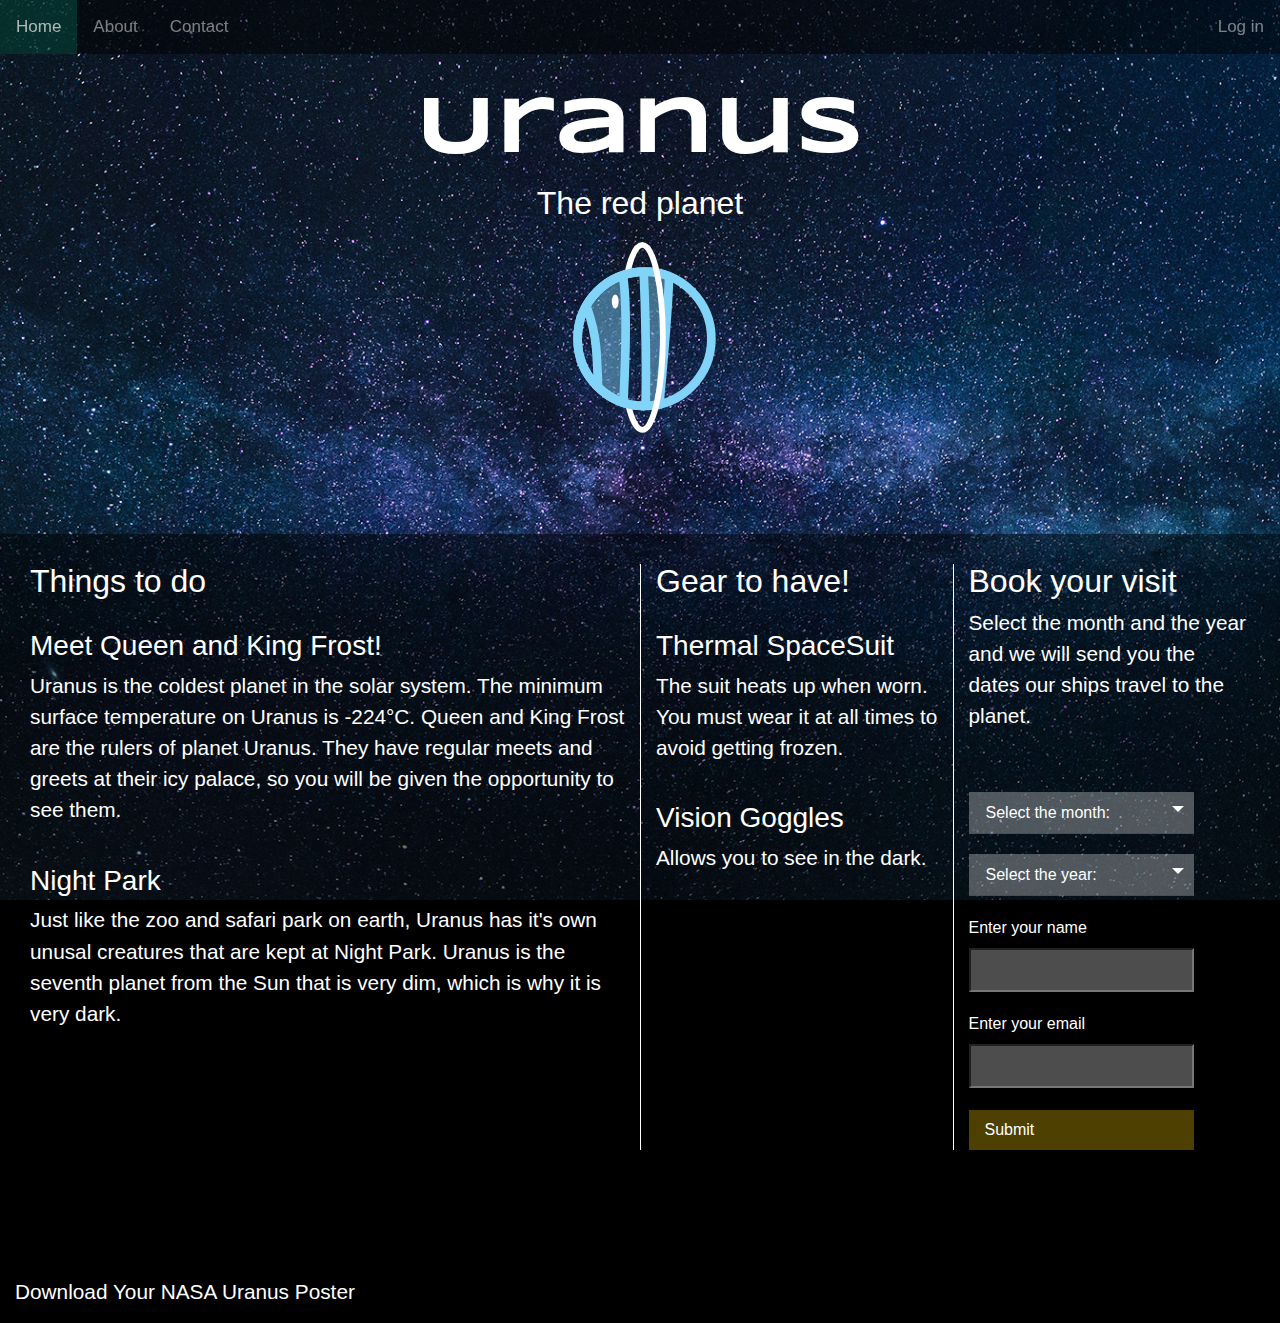
<file: uranus.html>
<!DOCTYPE html>

<html lang="en">

<head>
    <meta charset="utf-8">

    <meta name="viewport" content="width=device-width, initial-scale=1">
    <link rel="stylesheet" href="https://cdnjs.cloudflare.com/ajax/libs/font-awesome/4.7.0/css/font-awesome.min.css">

    <link rel="stylesheet" href="css/menu-1.css">
    <script src="script/code1.js"></script>
        <script src="script/calendar-code.js"></script>
    <link rel="stylesheet" href="https://stackpath.bootstrapcdn.com/bootstrap/4.3.1/css/bootstrap.min.css" integrity="sha384-ggOyR0iXCbMQv3Xipma34MD+dH/1fQ784/j6cY/iJTQUOhcWr7x9JvoRxT2MZw1T" crossorigin="anonymous">

  <script src="https://ajax.googleapis.com/ajax/libs/jquery/3.3.1/jquery.min.js"></script>
  <script src="https://maxcdn.bootstrapcdn.com/bootstrap/3.4.0/js/bootstrap.min.js"></script>


  <link rel="stylesheet" href="css/styles.css">


  <link rel="stylesheet" href="css/calendar.css">


    <title>Uranus</title>
</head>


  <body>
    <div class="topnav" id="myTopnav">
  <a href="index.html" class="active">Home</a>
  <a href="about-us.html">About</a>
  <a href="contact.html">Contact</a>
  <a href="#about" id="right">Log in</a>
  <a href="javascript:void(0);" class="icon" onclick="myFunction()">
    &#9776;
  </a>
</div>


<div class="jumbotron1">
  <div class="container text-center">
    <h1 class="title">Uranus</h1>
    <h2 class="light">The red planet</h2>
    <img src="media/uranus.svg" class="img-responsive logo" alt="our logo">
  </div>
</div>


<br>


<div class="container-fluid bg-3 text-left darken">
  <div class="row">

    <div class="col-sm-6">
      <h2>Things to do</h2><br>
      <h3>Meet Queen and King Frost!</h3>
      <p>Uranus is the coldest planet in the solar system. The minimum surface temperature on Uranus is -224°C. Queen and King Frost are the rulers of planet Uranus. They have regular meets and greets at their icy palace, so you will be given the opportunity to see them.</p>
        <br>
        <h3>Night Park</h3>
        <p>Just like the zoo and safari park on earth, Uranus has it's own unusal creatures that are kept at Night Park. Uranus is the seventh planet from the Sun that is very dim, which is why it is very dark.</p>
          <br>



    </div>
    <div class="col-sm-3 defined">
      <h2 class="spaced">Gear to have!</h2><br>
      <h3>Thermal SpaceSuit</h3>
      <p>The suit heats up when worn. You must wear it at all times to avoid getting frozen.</p><br>
      <h3>Vision Goggles</h3>
      <p>Allows you to see in the dark.</p>

    </div>
    <div class="col-sm-3 defined">
      <h2 class="spaced">Book your visit</h2>
      <p>Select the month and the year and we will send you
        the dates our ships travel to the planet.</p>
      <br>

<!-- code copied for the date selector-->

<form>
  <!-- Surround the select box within a "custom-select" DIV element.
  Remember to set the width: -->
  <div class="custom-date" >
    <select>
      <option value="0">Select the month:</option>
      <option value="1">January</option>
      <option value="2">February</option>
      <option value="3">March</option>
      <option value="4">April</option>
      <option value="5">May</option>
      <option value="6">June</option>
      <option value="7">July</option>
      <option value="8">August</option>
      <option value="9">September</option>
      <option value="10">October</option>
      <option value="11">November</option>
      <option value="12">December</option>
    </select>
  </div>


<div class="custom-date">
    <select>
      <option value="13">Select the year:</option>
      <option value="14">2019</option>
      <option value="15">2020</option>
      <option value="16">2021</option>
    </select>
  </div>

  <div class="person-details">
    <label for="fname" style="color: #fff;">Enter your name</label>
      <input type="text" id="fname" name="fname">
    <label for="lname" style="color: #fff;">Enter your email</label>
      <input type="text" id="lname" name="lname">
  </div>

  <div>
    <input type="submit" class="button" value="Submit">

    </div>



</form>





    </div>
  </div>
</div><br><br>


<br><br>





<footer class="container-fluid text-center">
  <a href="https://solarsystem.nasa.gov/resources/974/uranus-poster-version-a/"><p>Download Your NASA Uranus Poster</p></a>
</footer>

</body>
</html>


  </body>
 </html>
</file>
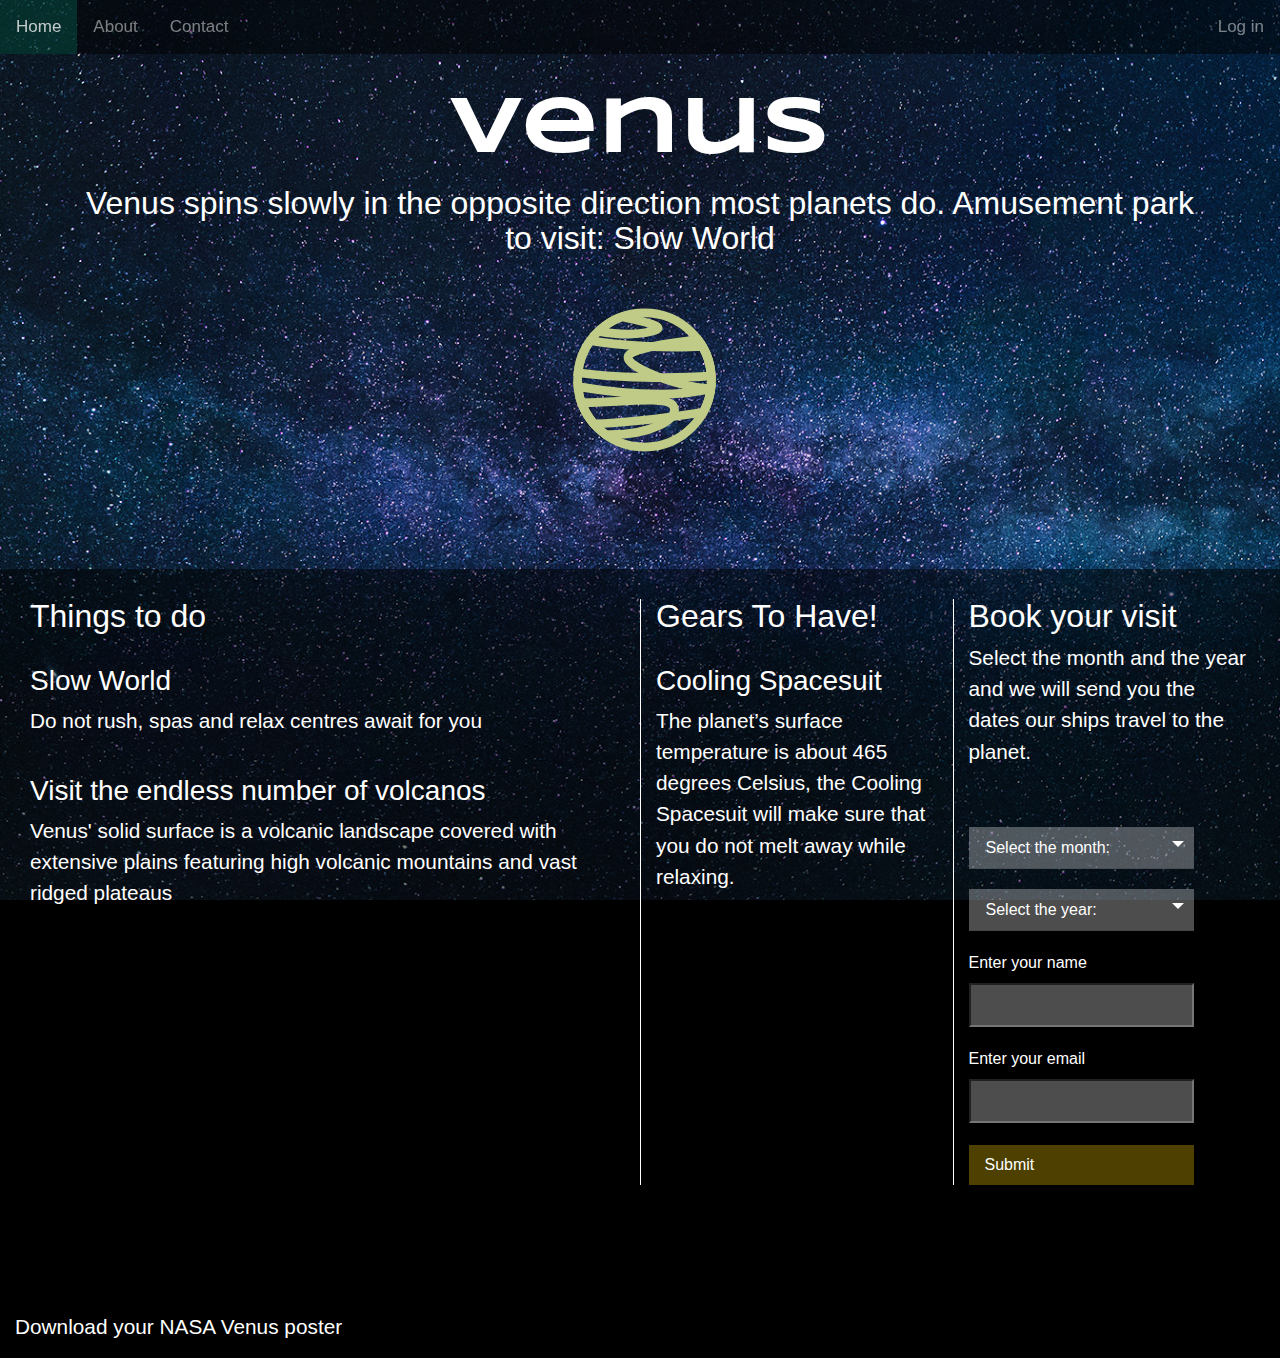
<file: venus.html>
<!DOCTYPE html>

<html lang="en">

<head>
    <meta charset="utf-8">

    <meta name="viewport" content="width=device-width, initial-scale=1">
    <link rel="stylesheet" href="https://cdnjs.cloudflare.com/ajax/libs/font-awesome/4.7.0/css/font-awesome.min.css">

    <link rel="stylesheet" href="css/menu-1.css">
    <script src="script/code1.js"></script>
        <script src="script/calendar-code.js"></script>
    <link rel="stylesheet" href="https://stackpath.bootstrapcdn.com/bootstrap/4.3.1/css/bootstrap.min.css" integrity="sha384-ggOyR0iXCbMQv3Xipma34MD+dH/1fQ784/j6cY/iJTQUOhcWr7x9JvoRxT2MZw1T" crossorigin="anonymous">

  <script src="https://ajax.googleapis.com/ajax/libs/jquery/3.3.1/jquery.min.js"></script>
  <script src="https://maxcdn.bootstrapcdn.com/bootstrap/3.4.0/js/bootstrap.min.js"></script>


  <link rel="stylesheet" href="css/styles.css">


  <link rel="stylesheet" href="css/calendar.css">


    <title>Venus</title>
</head>


  <body>
    <div class="topnav" id="myTopnav">
  <a href="index.html">Home</a>
  <a href="about-us.html">About</a>
  <a href="contact.html">Contact</a>
  <a href="#about" id="right">Log in</a>
  <a href="javascript:void(0);" class="icon" onclick="myFunction()">
    &#9776;
  </a>
</div>


<div class="jumbotron1">
  <div class="container text-center">
    <h1 class="title">Venus</h1>
    <h2 class="light">Venus spins slowly in the opposite direction most planets do.
    Amusement park to visit: Slow World</h2>

    <img src="media/venus.svg" class="img-responsive logo" alt="our logo">
  </div>
</div>


<br>

<div class="container-fluid bg-3 text-left darken">
  <div class="row">

    <div class="col-sm-6">
      <h2>Things to do</h2><br>
      <h3>Slow World</h3>
      <p>Do not rush, spas and relax centres await for you</p>
      <br>
      <h3>Visit the endless number of volcanos</h3>
      <p>Venus' solid surface is a volcanic landscape covered with extensive
        plains featuring high volcanic mountains and vast ridged plateaus</p>
          <br>

    </div>
    <div class="col-sm-3 defined">
      <h2 class="spaced">Gears To Have!</h2><br>
      <h3>Cooling Spacesuit</h3>
      <p>The planet’s surface temperature is about 465 degrees Celsius, the Cooling Spacesuit will
      make sure that you do not melt away while relaxing.</p><br>



    </div>
    <div class="col-sm-3 defined">
      <h2 class="spaced">Book your visit</h2>
      <p>Select the month and the year and we will send you
        the dates our ships travel to the planet.</p>
      <br>

<!-- code copied for the date selector-->

<form>
  <!-- Surround the select box within a "custom-select" DIV element.
  Remember to set the width: -->
  <div class="custom-date" >
    <select>
      <option value="0">Select the month:</option>
      <option value="1">January</option>
      <option value="2">February</option>
      <option value="3">March</option>
      <option value="4">April</option>
      <option value="5">May</option>
      <option value="6">June</option>
      <option value="7">July</option>
      <option value="8">August</option>
      <option value="9">September</option>
      <option value="10">October</option>
      <option value="11">November</option>
      <option value="12">December</option>
    </select>
  </div>


<div class="custom-date">
    <select>
      <option value="13">Select the year:</option>
      <option value="14">2019</option>
      <option value="15">2020</option>
      <option value="16">2021</option>
    </select>
  </div>

  <div class="person-details">
    <label for="fname" style="color: #fff;">Enter your name</label>
      <input type="text" id="fname" name="fname">
    <label for="lname" style="color: #fff;">Enter your email</label>
      <input type="text" id="lname" name="lname">
  </div>

  <div>
    <input type="submit" class="button" value="Submit">

    </div>



</form>





    </div>
  </div>
</div><br><br>


<br><br>





<footer class="container-fluid text-center">
  <a href="https://solarsystem.nasa.gov/resources/937/venus-poster-version-a/"><p>Download your NASA Venus poster</p></a>
</footer>

</body>
</html>
</file>
<file: css/menu-1.css>
.topnav {
  background-color: rgba(0,0,0,0.5);
  overflow: hidden;
  position: fixed;
  top: 0;
  width: 100%;
}


.topnav a {
  float: left;
  color:  rgba(242,242,242,0.5);
  text-align: center;
  padding: 14px 16px;
  text-decoration: none;
  font-size: 17px;
}


/* Change the color of links on hover */
.topnav a:hover {
  text-decoration: none;
  background-color: rgba(4,250,195,0.15);
  color: rgba(255,255,255,0.75);
}

/* Add a color to the active/current link */
.topnav a.active {
  background-color: rgba(4,250,195,0.15);
  color: rgba(242,242,242,0.7);
}

.topnav .icon {
  display: none;
}

#right {

  float: right;

  }

@media screen and (max-width: 600px) {
  .topnav a {display: none;}
  .topnav a.icon {
    float: right;
    display: block;
  }
}

@media screen and (max-width: 600px) {
  .topnav.responsive {position: relative;}
  .topnav.responsive a.icon {
    position: absolute;
    right: 0;
    top: 0;
  }
  .topnav.responsive a {
    float: none;
    display: block;
    text-align: left;
  }

  #right {
    float: left;
    display:block;
    text-align: left;
  }


}
</file>
<file: css/styles.css>
/* @import url('https://db.onlinewebfonts.com/c/3d81921f1fdc36b2465117c4acbc3fbd?family=Syncopate'); */
@font-face {
  src: url(../font/syncopate-v10-latin-700.woff);
  font-family: 'branded';
}

      body{
        background-image: url(../media/sky-wide.jpg);
        background-position: center;
        background-repeat: no-repeat;
        background-size: cover;
        background-color: #000;
        background-attachment: fixed;

      }






.h1,h1{
  font-family: branded;
}

.h2,.h4,.h5,.h6,h2,h4,h5,h6{
                  font-family:inherit;
                  font-weight:500;
                  line-height:1.1;
                  color:#fff;
                }

  .h3, h3 {
          font-family:inherit;
          font-weight:200;
                  line-height:1.1;
                  color:#fff;

      }

.p, p {
  text-align: left;
  color: #fff;
  font-size: 1.3rem;
  font-weight: 300;

}



.jumbotron1 {
    padding: 2rem 1rem;
    margin-top: 50px;
    margin-bottom: 2rem;
    color: rgb(255, 255, 255);
    border-radius: .3rem;

}

.light {
  font-family:inherit;
  font-weight:200;
  line-height:1.1;
  color:#fff;

}

/*# image styling + size */
  .img-thumbnail {
                  -webkit-transition:all .2s ease-in-out;
                  -o-transition:all .2s ease-in-out;
                  transition:all .2s ease-in-out;
      }

  .thumbnail {
        transition: 0.1s ease;
      }

  .thumbnail:hover {
         transform: scale(1.2);
    }

    .logo {
      max-width: 35%;
      height: auto;
    }

    img {
    padding-top: 10px;
    padding-right: 10px;
    padding-bottom: 10px;
    padding-left: 10px;
    }


.title {
  font-family: 'branded';
  text-decoration: none;
  font: 900;
  font-size: 5rem;
}

.defined {

    border-left-style: solid;
    border-left-color: #fff;
    border-left-width: thin;

}

.darken {
    background-color: rgba(0,0,0,0.5);
    padding: 30px;


}


@media screen and (max-width: 600px) {
  .title {
    font-size: 3.5rem;
  }

  .defined {
    border-left: none;
    border-top-style: solid;
    border-top-color: #fff;
    border-top-width: thin;

  }
.spaced {
  padding-top: 15px;
}

}

#rocket {
  transition: 0.2s ease;
}

#rocket:hover {
  transform: rotate(45deg);
}

/*# sourceMappingURL=bootstrap.min.css.map */
</file>
<file: css/calendar.css>
/* The container must be positioned relative: */
.custom-date {
  position: relative;
  margin-top: 20px;
  width: 80%;
}

.custom-date select {
  display: none; /*hide original SELECT element: */
}

select {
  color: #fff;
}

.select-selected {
  background-color: rgba(255, 255, 255, 0.3);
  color: #fff;
}

/* Style the arrow inside the select element: */
.select-selected:after {
  position: absolute;
  content: "";
  top: 14px;
  right: 10px;
  width: 0;
  height: 0;
  border: 6px solid transparent;
  border-color: #fff transparent transparent transparent;
}

/* Point the arrow upwards when the select box is open (active): */
.select-selected.select-arrow-active:after {
  border-color: transparent transparent #fff transparent;
  top: 7px;
}

/* style the items (options), including the selected item: */
.select-items div,.select-selected {
  color: #fff;
  padding: 8px 16px;
  border: 1px solid transparent;
  border-color: transparent transparent rgba(0, 0, 0, 0.1) transparent;
  cursor: pointer;
}

/* Style items (options): */
.select-items {
  position: absolute;
  background-color: darkgrey;
  top: 100%;
  left: 0;
  right: 0;
  z-index: 99;
}

/* Hide the items when the select box is closed: */
.select-hide {
  display: none;
}

.select-items div:hover, .same-as-selected {
  background-color: rgba(0, 0, 0, 0.8);
}


.button {
  background-color: rgba(255, 212, 0, 0.3);
  border: none;
  color: white;
  padding: 8px 6px;
  text-align: left;
  text-decoration: none;
  display: inline-block;
  font-size: 16px;
  margin-top: 22px;
  padding: 8px 16px;
  cursor: pointer;
  width: 80%;
}



label {
  margin-top: 20px;
}

input[type=text] {
  color: #fff;
  background-color: rgba(255, 255, 255, 0.3);
  width: 80%;
  padding: 8px 12px;
  margin:0;
  box-sizing: border-box;
}
</file>
